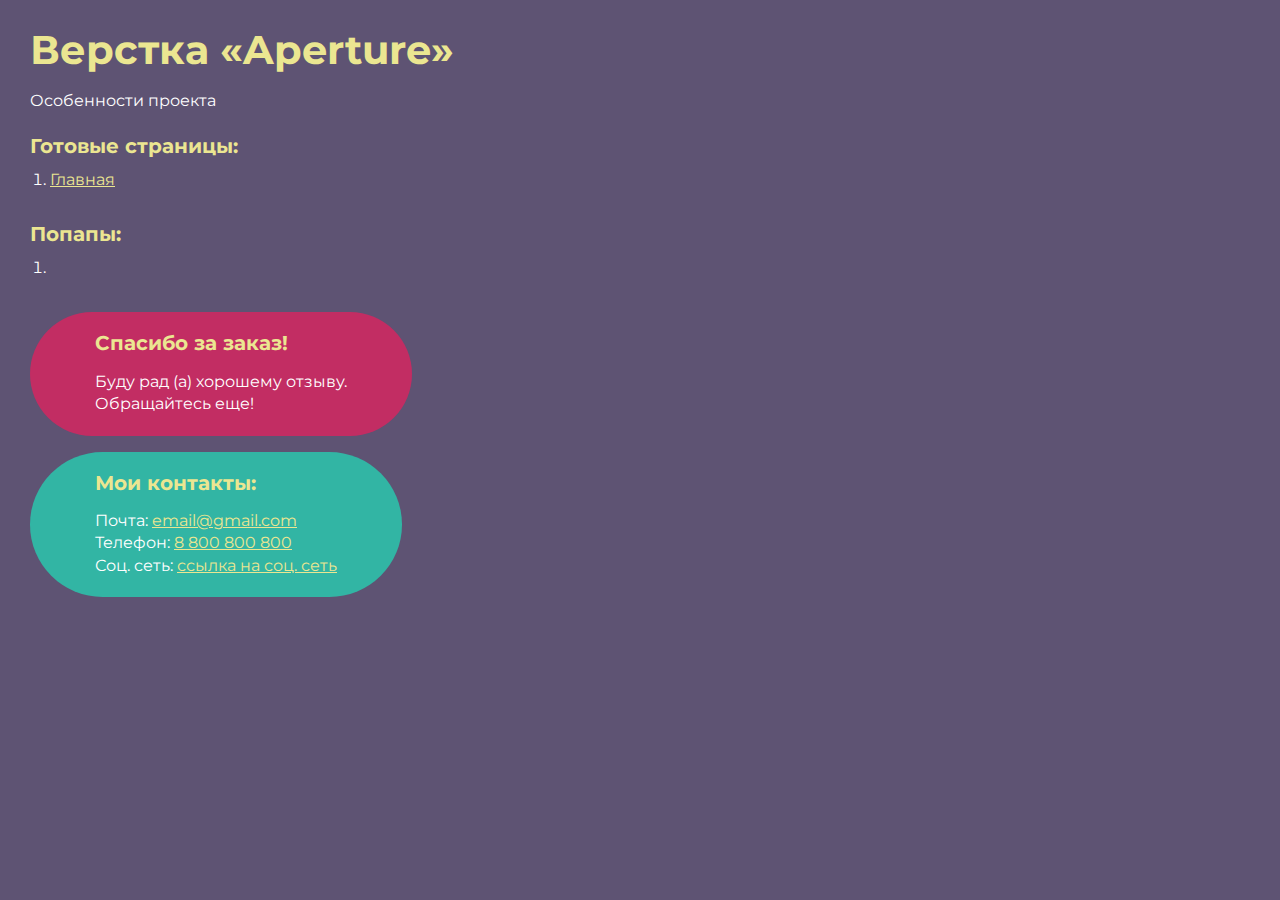
<file: index.html>
<!DOCTYPE html>
<html>

<head>
	<meta charset="UTF-8">
	<meta name="viewport" content="width=device-width, initial-scale=1.0">
	<title>Верстка «Aperture»</title>
</head>

<body>
	<div class="rootpage">
		<h1>Верстка «Aperture»</h1>
		<div class="rootpage__info">
			Особенности проекта
		</div>
		<h2>Готовые страницы:</h2>
		<ol class="rootpage__list">
			<li><a target="_blank" href="home.html">Главная</a></li>
		</ol>
		<h2>Попапы:</h2>
		<ol class="rootpage__list">
			<li><a target="_blank" href="home.html#"></a></li>
		</ol>
		<div class="rootpage__tnx">
			<h2>Спасибо за заказ!</h2>
			<p>Буду рад (а) хорошему отзыву.</p>
			<p>Обращайтесь еще!</p>
		</div>
		<div class="rootpage__contacts">
			<h2>Мои контакты:</h2>
			<p>Почта: <a href="mailto:email@gmail.com">email@gmail.com</a></p>
			<p>Телефон: <a href="tel:8800800800">8 800 800 800</a></p>
			<p>Соц. сеть: <a href="">ссылка на соц. сеть</a></p>
		</div>
	</div>
</body>
<style>
	@charset "UTF-8";
	@import url("https://fonts.googleapis.com/css?family=Montserrat:regular,700&display=swap");

	*,
	*::before,
	*::after {
		padding: 0px;
		margin: 0px;
		border: 0px;
		box-sizing: border-box;
	}

	html,
	body {
		height: 100%;
		margin: 0;
		padding: 0;
		min-width: 320px;
		width: 100%;
		color: #fff;
		background-color: #5e5373;
	}

	body {
		font-family: Montserrat;
		font-size: 100%;
		line-height: 1;
		font-size: 1rem;
	}

	a {
		text-decoration: underline;
		color: #ebe691
	}

	a:visited {
		text-decoration: underline;
		color: #aaa768;
	}

	a:hover {
		text-decoration: none;
	}

	ul li {
		list-style: none;
	}

	img {
		vertical-align: top;
	}

	.wrapper {
		width: 100%;
		min-height: 100%;
		overflow: hidden;
	}

	.rootpage {
		padding: 30px;
		display: flex;
		flex-direction: column;
		align-items: flex-start;
	}

	@media (max-width: 767px) {
		.rootpage {
			padding: 30px 15px;
		}
	}

	h1 {
		color: #ebe691;
		font-size: 2.5rem;
		margin: 0px 0px 1.25rem 0px;
	}

	@media (max-width: 767px) {
		h1 {
			font-size: 1.85rem;
			margin: 0px 0px 1.25rem 0px;
		}
	}

	h2 {
		color: #ebe691;
		font-size: 1.25rem;
		margin: 0px 0px 1rem 0px;
	}

	@media (max-width: 767px) {
		h2 {
			font-size: 1.125rem;
			margin: 0px 0px 1rem 0px;
		}
	}

	.rootpage__info {
		line-height: 140%;
		margin: 0px 0px 1.5rem 0px;
	}

	.rootpage__list {
		margin: 0px 0px 2.25rem 1.25rem;
	}

	.rootpage__list li:not(:last-child) {
		margin: 0px 0px 15px 0px;
	}

	.rootpage__contacts,
	.rootpage__tnx {
		border-radius: 200px;
		padding: 20px 65px;
		line-height: 140%;
	}

	@media (max-width: 767px) {

		.rootpage__contacts,
		.rootpage__tnx {
			border-radius: 40px;
			padding: 20px;
		}
	}

	.rootpage__contacts {
		background: #32b5a4;

	}

	.rootpage__contacts a {
		color: #ebe691;
	}

	.rootpage__tnx {
		background: #c22d63;
		margin: 0px 0px 1rem 0px;
	}
</style>

</html>
</file>
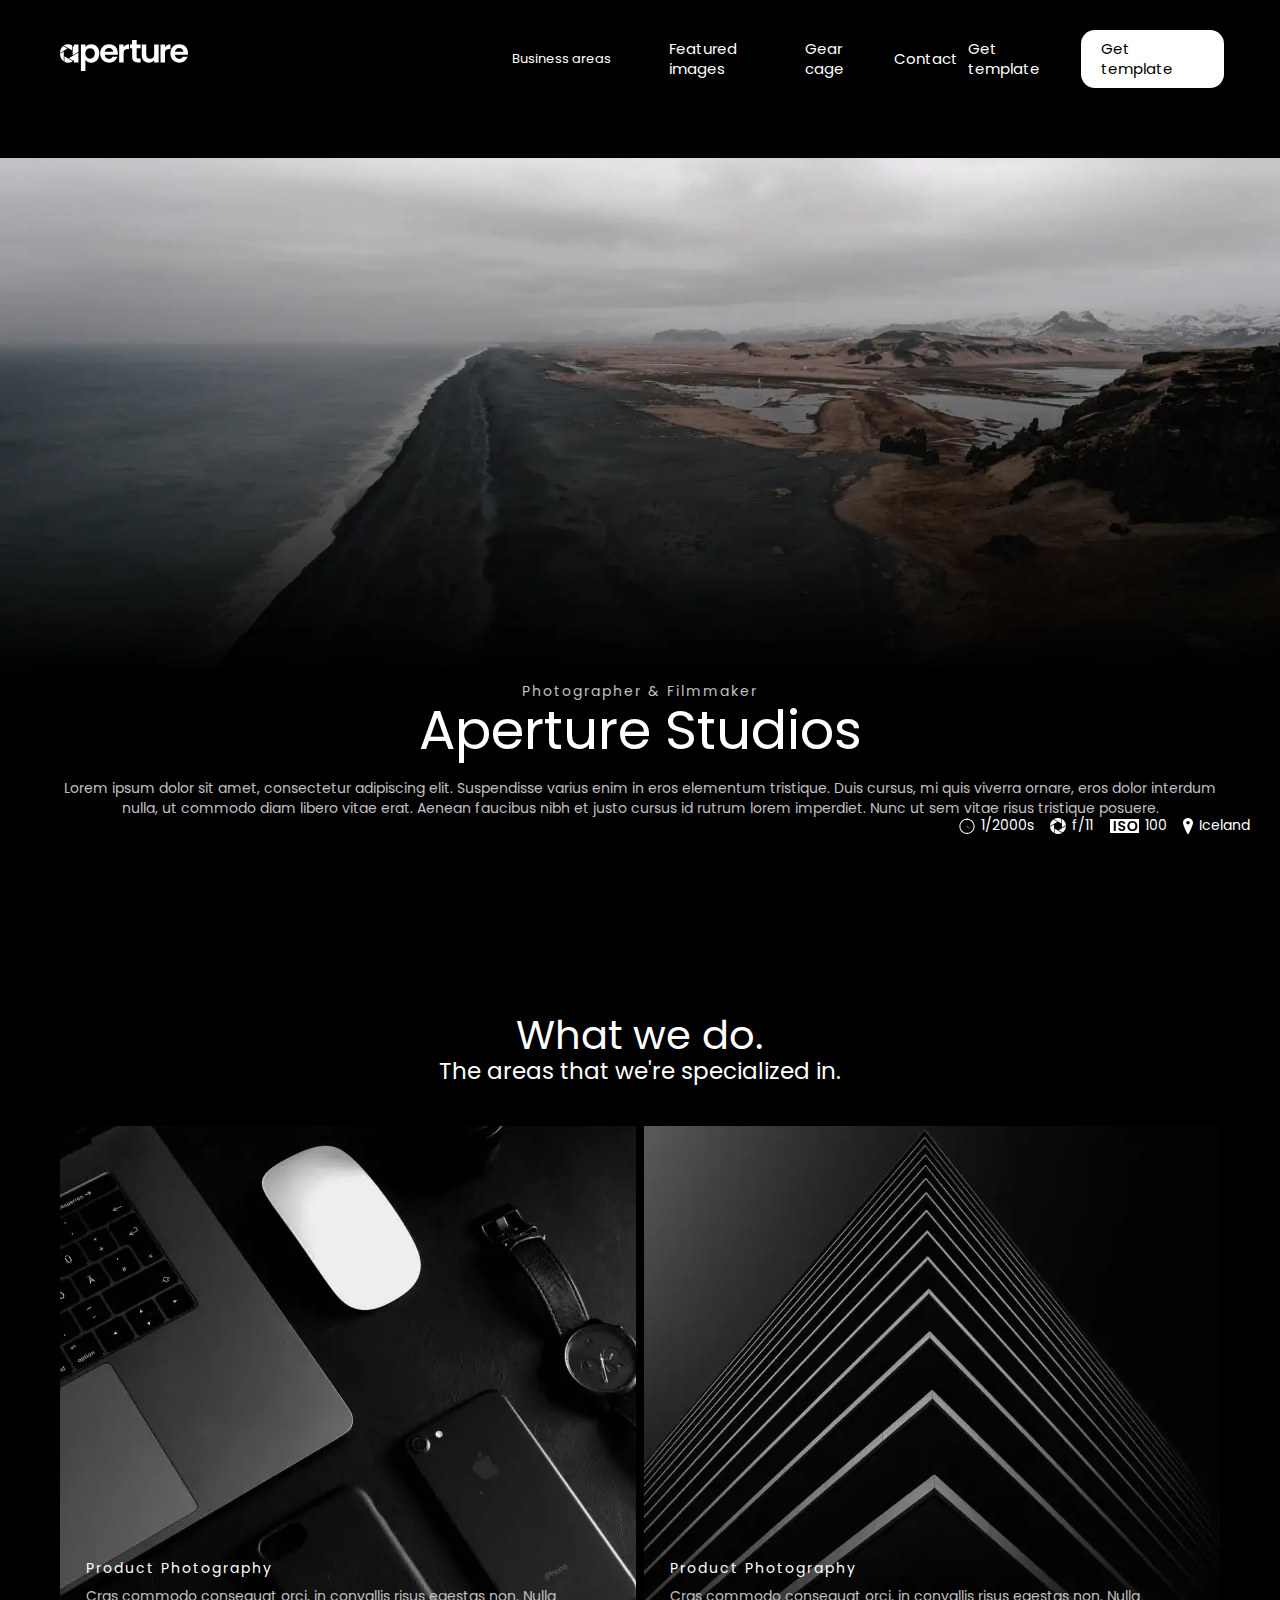
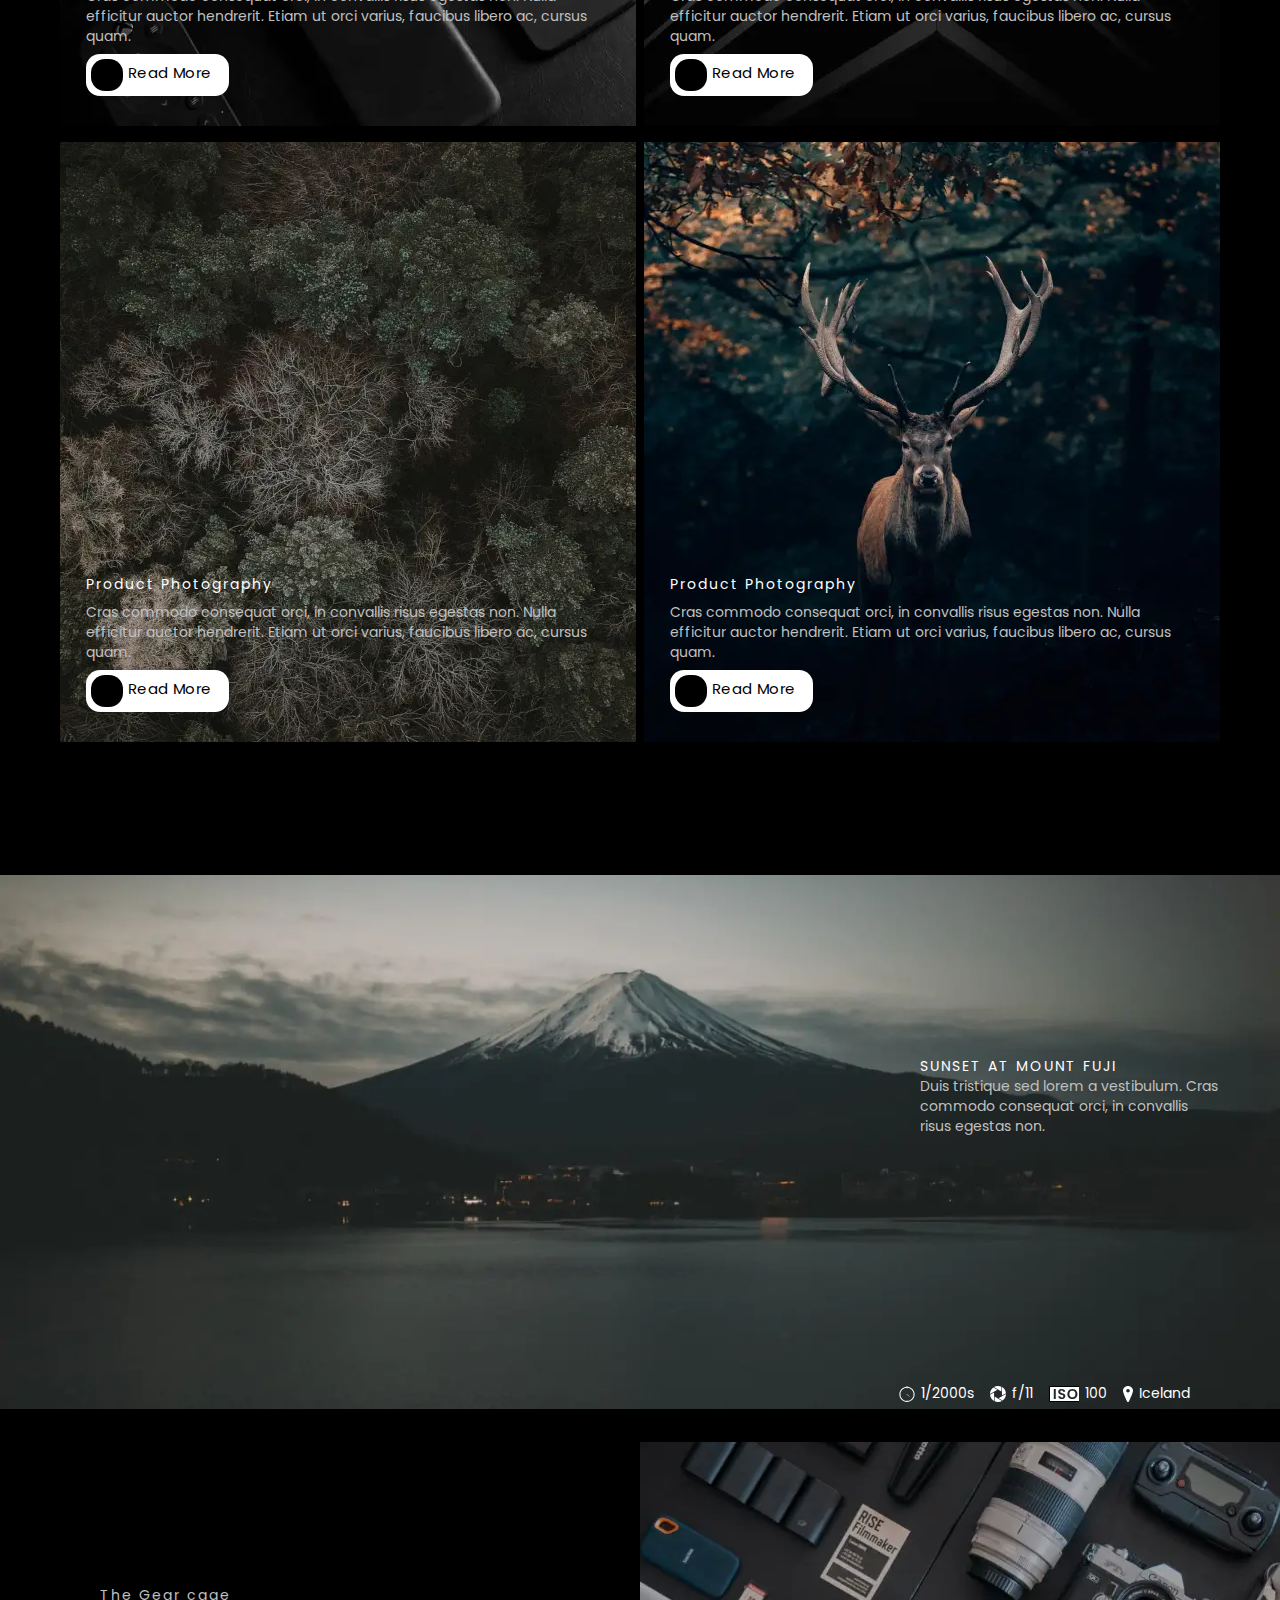
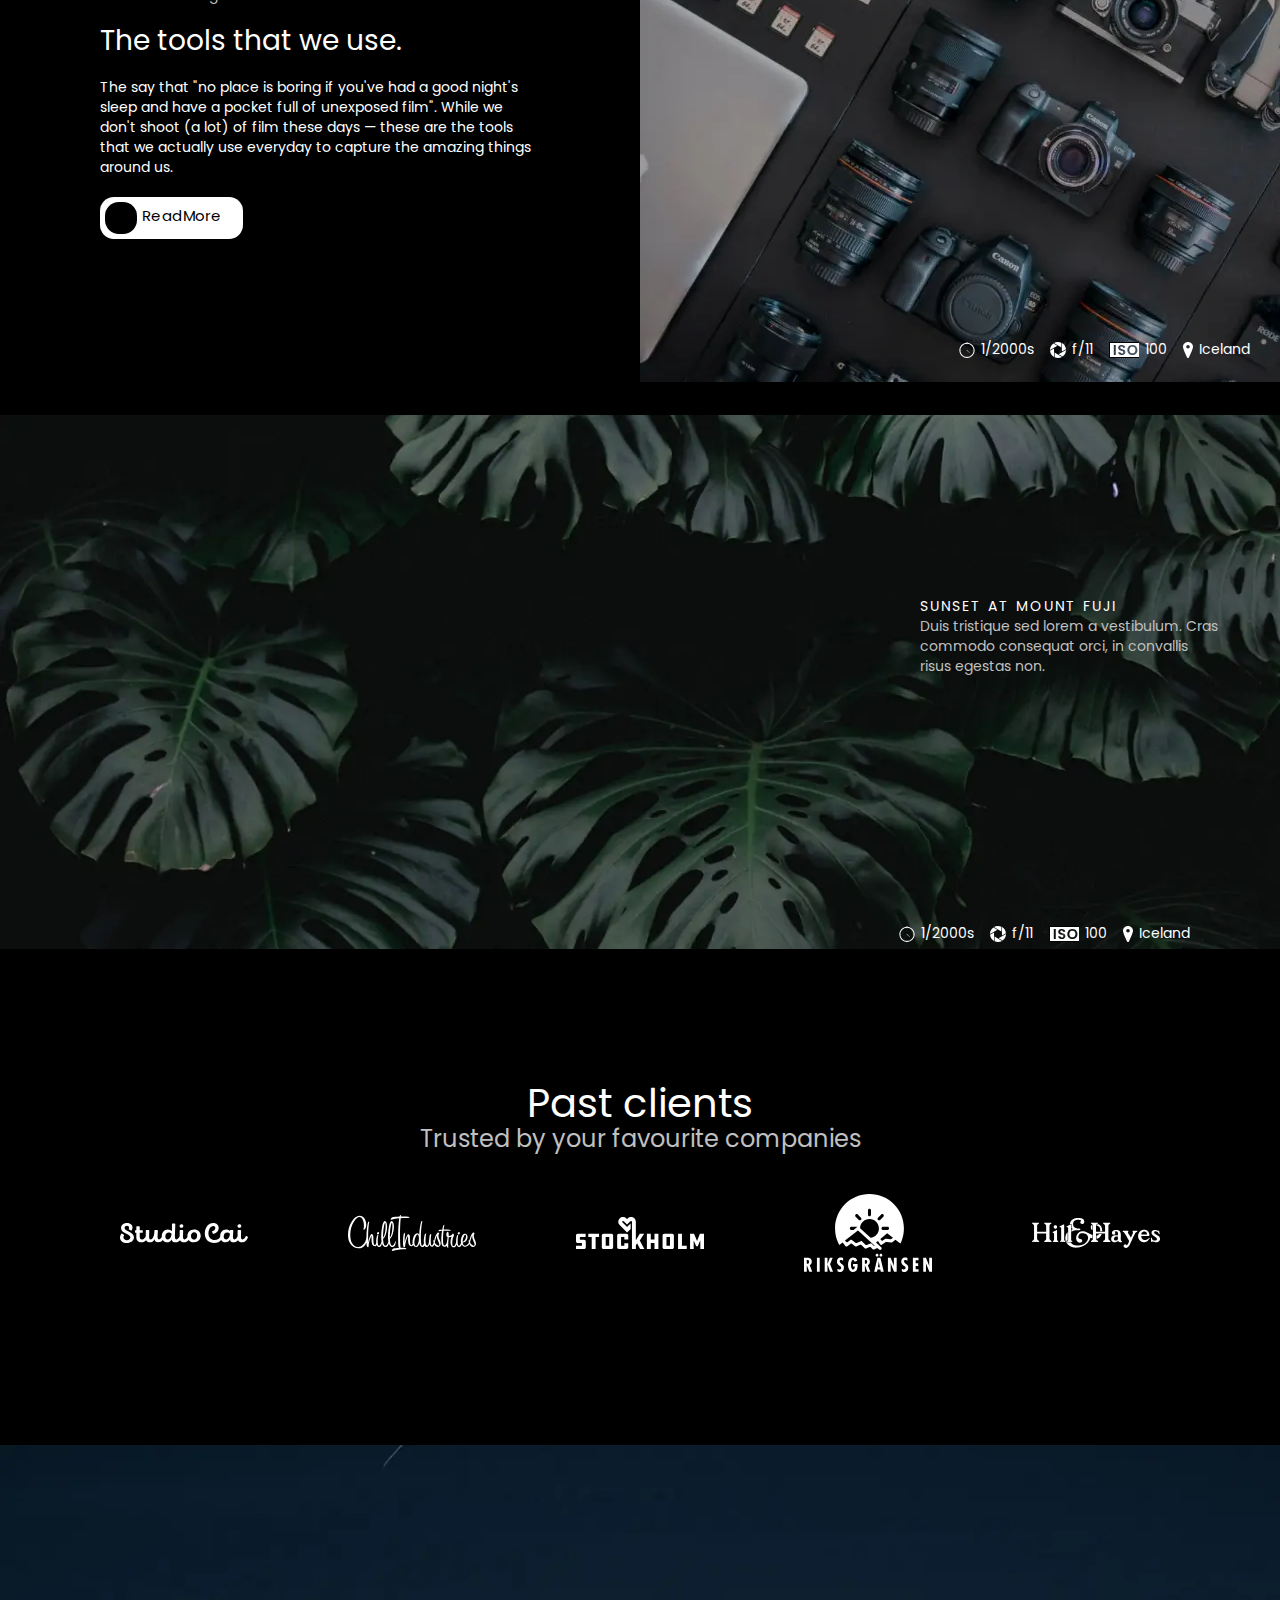
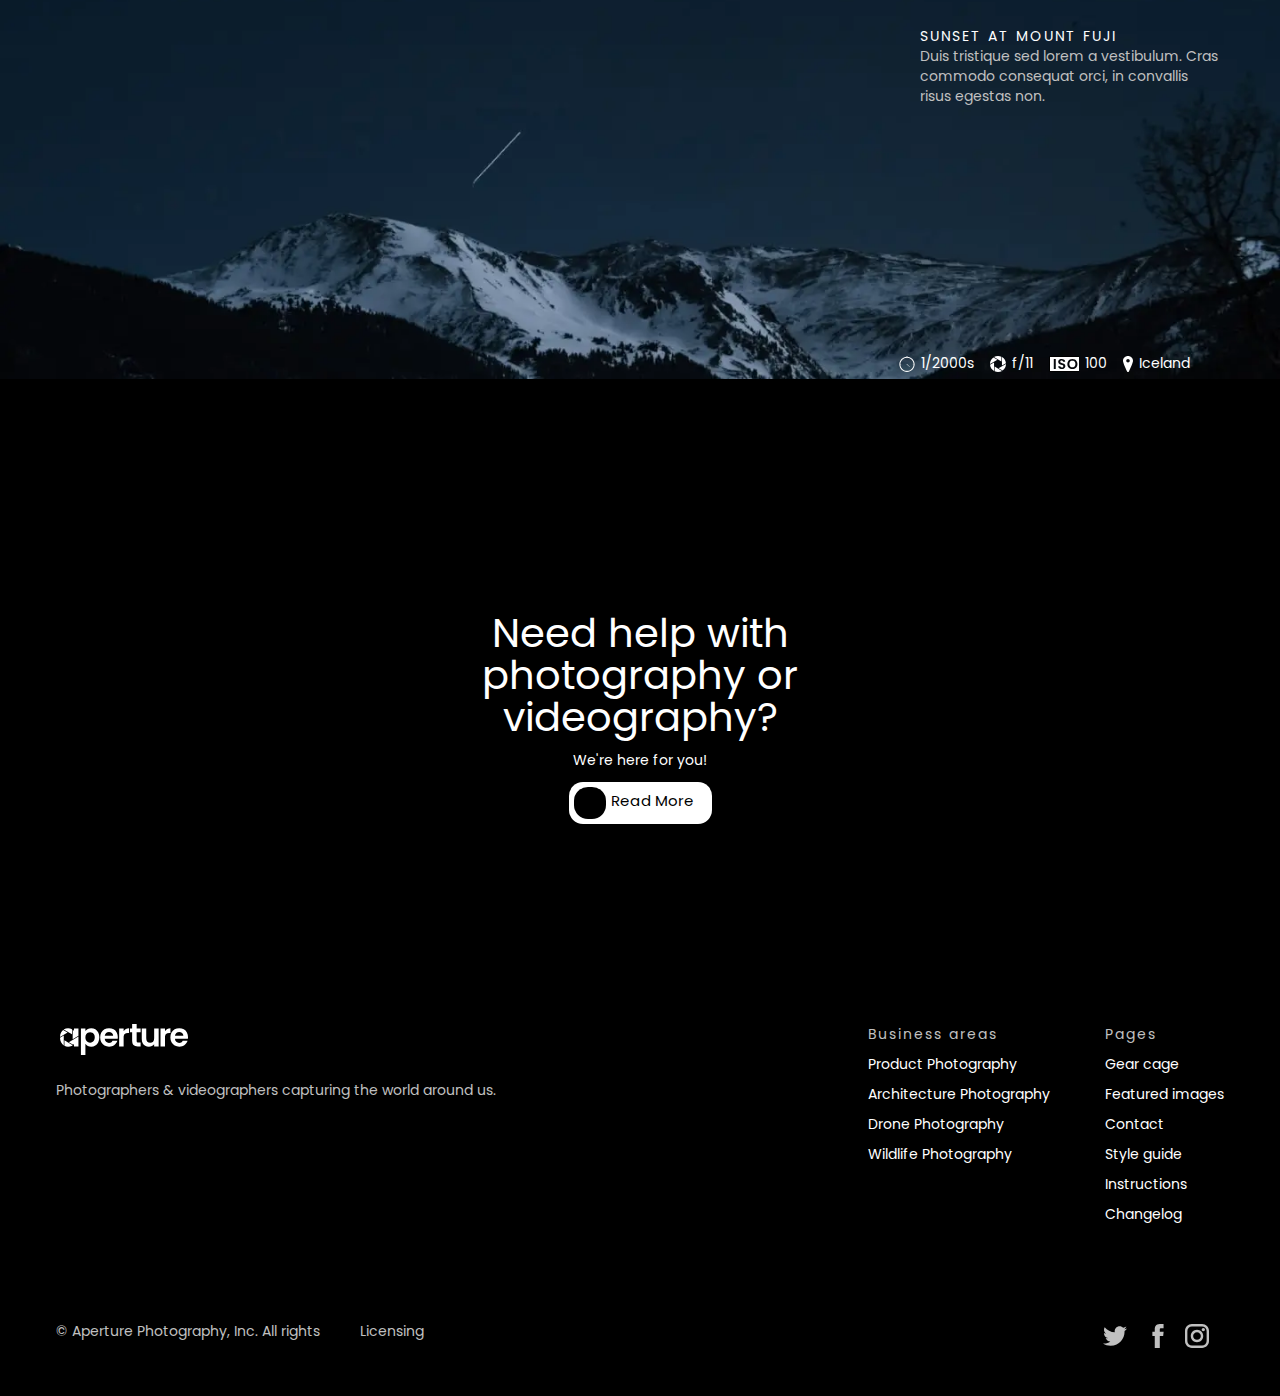
<file: home.html>
<!DOCTYPE html>
<html lang="ru">

<head>
	<title>Главная</title>
	<meta charset="UTF-8">
	<meta name="format-detection" content="telephone=no">
	<!-- <style>body{opacity: 0;}</style> -->
	<link rel="stylesheet" href="css/style.min.css?_v=20220504142151">
	<link rel="shortcut icon" href="favicon.ico">
	<!-- <meta name="robots" content="noindex, nofollow"> -->
	<meta name="viewport" content="width=device-width, initial-scale=1.0">
</head>

<body>
	<div class="wrapper">
		<header class="header">
			<div class="header__container nav-menu">
				<div class="nav-menu__wrap-logo-busnes">
					<div class="nav-menu__logo ibg"><img src="img/header/logo.svg" alt="">
					</div>
					<div class="nav-menu__busnes">Business areas</div>
				</div>
				<div class="nav-menu__wrap wrap-menu">
					<div class="wrap-menu__wrap-item">
						<div class="wrap-menu__item">Featured images</div>
					</div>
					<div class="wrap-menu__wrap-item">
						<div class="wrap-menu__item">Gear cage</div>
					</div>
					<div class="wrap-menu__wrap-item">
						<div class="wrap-menu__item">Contact</div>
					</div>
					<div class="wrap-menu__wrap-item">
						<div class="wrap-menu__item">Get template</div>
					</div>
					<div class="wrap-menu__wrap-item">
						<div class="wrap-menu__item wrap-menu__item_white">Get template</div>
					</div>
				</div>
			</div>
		</header>
		<main class="page">

			<section class="sea">
				<div class="sea__container">
					<div class="sea__block-text block-sea">
						<div class="block-sea__title-one">Photographer & Filmmaker</div>
						<div class="block-sea__title-two">Aperture Studios</div>
						<div class="block-sea__title-txt">Lorem ipsum dolor sit amet, consectetur adipiscing elit.
							Suspendisse varius enim in eros elementum tristique. Duis cursus, mi quis viverra ornare,
							eros dolor interdum nulla, ut commodo diam libero vitae erat. Aenean faucibus nibh et justo
							cursus id rutrum lorem imperdiet. Nunc ut sem vitae risus tristique posuere.</div>
					</div>

				</div>
				<div class="block-sea__marks block-marks">
					<div class="block-marks__item block-marks__item_time">1/2000s</div>
					<div class="block-marks__item block-marks__item_circle">f/11</div>
					<div class="block-marks__item block-marks__item_iso">100</div>
					<div class="block-marks__item block-marks__item_mark">Iceland</div>
				</div>
				<div class="sea__bg">
					<picture><source srcset="img/header/bgsea.webp" type="image/webp"><img class="sea__img" src="img/header/bgsea.jpg" alt=""></picture>
				</div>
			</section>
			<section class="what-we-do">
				<div class="what-we-do__container">
					<div class="what-we-do__wrap-title">
						<div class="what-we-do__title-one">What we do.</div>
						<div class="what-we-do__title-two">The areas that we're specialized in.</div>
					</div>

					<div class="what-we-do__cards cards-what-we-do">
						<div class="cards-what-we-do__card">
							<div class="cards-what-we-do__text-block">
								<div class="cards-what-we-do__title-one">Product Photography</div>
								<div class="cards-what-we-do__txt">Cras commodo consequat orci, in convallis risus
									egestas
									non. Nulla efficitur auctor hendrerit. Etiam ut orci varius, faucibus libero ac,
									cursus
									quam.</div>

								<div class="cards-what-we-do__bg-w"> <a class="cards-what-we-do__readmore" href="">Read
										More</a>
								</div>
							</div>
							<div class="cards-what-we-do__bg">
								<picture><source srcset="img/what-we-do/pic1.webp" type="image/webp"><img src="img/what-we-do/pic1.jpg" alt=""></picture>
							</div>
						</div>
						<div class="cards-what-we-do__card">
							<div class="cards-what-we-do__text-block">
								<div class="cards-what-we-do__title-one">Product Photography</div>
								<div class="cards-what-we-do__txt">Cras commodo consequat orci, in convallis risus
									egestas
									non. Nulla efficitur auctor hendrerit. Etiam ut orci varius, faucibus libero ac,
									cursus
									quam.</div>
								<div class="cards-what-we-do__bg-w"> <a class="cards-what-we-do__readmore" href="">Read
										More</a>
								</div>
							</div>
							<div class="cards-what-we-do__bg">
								<picture><source srcset="img/what-we-do/pic2.webp" type="image/webp"><img src="img/what-we-do/pic2.jpg" alt=""></picture>
							</div>
						</div>
						<div class="cards-what-we-do__card">
							<div class="cards-what-we-do__text-block">
								<div class="cards-what-we-do__title-one">Product Photography</div>
								<div class="cards-what-we-do__txt">Cras commodo consequat orci, in convallis risus
									egestas
									non. Nulla efficitur auctor hendrerit. Etiam ut orci varius, faucibus libero ac,
									cursus
									quam.</div>
								<div class="cards-what-we-do__bg-w"> <a class="cards-what-we-do__readmore" href="">Read
										More</a>
								</div>
							</div>
							<div class="cards-what-we-do__bg">
								<picture><source srcset="img/what-we-do/pic3.webp" type="image/webp"><img src="img/what-we-do/pic3.jpg" alt=""></picture>
							</div>
						</div>
						<div class="cards-what-we-do__card">
							<div class="cards-what-we-do__text-block">
								<div class="cards-what-we-do__title-one">Product Photography</div>
								<div class="cards-what-we-do__txt">Cras commodo consequat orci, in convallis risus
									egestas
									non. Nulla efficitur auctor hendrerit. Etiam ut orci varius, faucibus libero ac,
									cursus
									quam.</div>
								<div class="cards-what-we-do__bg-w"> <a class="cards-what-we-do__readmore" href="">Read
										More</a>
								</div>
							</div>
							<div class="cards-what-we-do__bg">
								<picture><source srcset="img/what-we-do/pic4.webp" type="image/webp"><img src="img/what-we-do/pic4.jpg" alt=""></picture>
							</div>
						</div>
					</div>
				</div>
			</section>
			<section class="sunset">
				<div class="text-sunset">
					<div class="text-sunset__title">Sunset at Mount Fuji</div>
					<div class="text-sunset__text">Duis tristique sed lorem a vestibulum. Cras commodo consequat
						orci, in convallis risus egestas non.</div>
				</div>
				<div class="block-sea__marks block-marks block-sea__marks_sunset">
					<div class="block-marks__item block-marks__item_time">1/2000s</div>
					<div class="block-marks__item block-marks__item_circle">f/11</div>
					<div class="block-marks__item block-marks__item_iso">100</div>
					<div class="block-marks__item block-marks__item_mark">Iceland</div>
				</div>
				<div class="sunset__bg">
					<picture><source srcset="img/sunset/sunset_bg.webp" type="image/webp"><img class="sunset__img" src="img/sunset/sunset_bg.jpg" alt=""></picture>
				</div>
			</section>
			<section class="gear">
				<div class="gear__content">
					<div class="gear__text-block text-gear">
						<div class="text-gear__wrap-text">
							<div class="text-gear__title-one">The Gear cage</div>
							<div class="text-gear__title-two">The tools that we use.</div>
							<div class="text-gear__title-text">The say that "no place is boring if you've had a good
								night's
								sleep and have a pocket full of unexposed film". While we don't shoot (a lot) of film
								these
								days — these are the tools that we actually use everyday to capture the amazing things
								around us.</div>
							<div class="cards-what-we-do__bg-w ">
								<a class="cards-what-we-do__readmore" href="">ReadMore</a>
							</div>
						</div>
					</div>
					<div class="gear__bg-block -ibg">
						<picture><source srcset="img/gear/photograph_bg.webp" type="image/webp"><img class="gear__img " src="img/gear/photograph_bg.jpg" alt=""></picture>
					</div>

				</div>
				<div class="block-sea__marks block-marks block-sea__marks_gear">
					<div class="block-marks__item block-marks__item_time">1/2000s</div>
					<div class="block-marks__item block-marks__item_circle">f/11</div>
					<div class="block-marks__item block-marks__item_iso">100</div>
					<div class="block-marks__item block-marks__item_mark">Iceland</div>
				</div>
			</section>
			<section class="sunset sunset_wood">
				<div class="text-sunset">
					<div class="text-sunset__title">Sunset at Mount Fuji</div>
					<div class="text-sunset__text">Duis tristique sed lorem a vestibulum. Cras commodo consequat
						orci, in convallis risus egestas non.</div>
				</div>
				<div class="block-sea__marks block-marks block-sea__marks_sunset">
					<div class="block-marks__item block-marks__item_time">1/2000s</div>
					<div class="block-marks__item block-marks__item_circle">f/11</div>
					<div class="block-marks__item block-marks__item_iso">100</div>
					<div class="block-marks__item block-marks__item_mark">Iceland</div>
				</div>
				<div class="sunset__bg">
					<picture><source srcset="img/wood/wood_bg.webp" type="image/webp"><img class="sunset__img" src="img/wood/wood_bg.jpg" alt=""></picture>
				</div>
			</section>
			<section class="clients">
				<div class="clients__text-block">
					<div class="clients__title-one">Past clients</div>
					<div class="clients__title-two">Trusted by your favourite companies</div>
				</div>
				<div class="clients__logos logos">
					<div class="logos__item">
						<img class="logos__img" src="img/clients/logo1.svg" alt="">
					</div>
					<div class="logos__item">
						<img class="logos__img" src="img/clients/logo2.svg" alt="">
					</div>
					<div class="logos__item">
						<img class="logos__img" src="img/clients/logo3.svg" alt="">
					</div>
					<div class="logos__item">
						<img class="logos__img" src="img/clients/logo4.svg" alt="">
					</div>
					<div class="logos__item">
						<img class="logos__img" src="img/clients/logo5.svg" alt="">
					</div>
				</div>

			</section>
			<section class="sunset sunset_mountains">
				<div class="text-sunset">
					<div class="text-sunset__title">Sunset at Mount Fuji</div>
					<div class="text-sunset__text">Duis tristique sed lorem a vestibulum. Cras commodo consequat
						orci, in convallis risus egestas non.</div>
				</div>
				<div class="block-sea__marks block-marks block-sea__marks_sunset">
					<div class="block-marks__item block-marks__item_time">1/2000s</div>
					<div class="block-marks__item block-marks__item_circle">f/11</div>
					<div class="block-marks__item block-marks__item_iso">100</div>
					<div class="block-marks__item block-marks__item_mark">Iceland</div>
				</div>
				<div class="sunset__bg">
					<picture><source srcset="img/mountains/mountains_bg.webp" type="image/webp"><img class="sunset__img" src="img/mountains/mountains_bg.jpg" alt=""></picture>
				</div>
			</section>

			<section class="need">
				<div class="need__container">
					<div class="need__text-block">
						<div class="need__title-one">Need help with photography or videography?</div>
						<div class="need__title-two">We're here for you!</div>
						<div class="cards-what-we-do__bg-w  cards-what-we-do__bg-w_need"> <a class="cards-what-we-do__readmore" href="">Read
								More</a>
						</div>
					</div>
				</div>
			</section>

			<section class="footer">
				<div class="footer__container">
					<div class="footer__menu menu-footer">
						<div class="menu-footer__left">
							<div class="nav-menu__logo ibg">
								<img src="img/header/logo.svg" alt="">
							</div>
							<div class="menu-footer__text">Photographers & videographers capturing the world around us.
							</div>
						</div>
						<div class="menu-footer__right">
							<div class="footer__areas busnes">
								<div class="busnes__title">Business areas</div>
								<div class="busnes__txt">Product Photography</div>
								<div class="busnes__txt">Architecture Photography</div>
								<div class="busnes__txt">Drone Photography</div>
								<div class="busnes__txt">Wildlife Photography</div>
							</div>
							<div class="footer__pages pages">
								<div class="pages__title">Pages</div>
								<div class="pages__txt">Gear cage</div>
								<div class="pages__txt">Featured images</div>
								<div class="pages__txt">Contact</div>
								<div class="pages__txt">Style guide</div>
								<div class="pages__txt">Instructions</div>
								<div class="pages__txt">Changelog</div>
							</div>
						</div>
					</div>
					<div class="footer-wrap-buttom">
						<div class="footer__rights rights-footer">
							<div class="rights-footer__left">© Aperture Photography, Inc. All rights</div>
							<div class="rights-footer__right">Licensing</div>
						</div>
						<div class="footer__icon icon-items">
							<div class="icon-items__item"><img src="img/footer/icon1.svg" class="icon-items__img" alt=""></div>
							<div class="icon-items__item"><img src="img/footer/icon2.svg" class="icon-items__img" alt=""></div>
							<div class="icon-items__item"><img src="img/footer/icon3.svg" class="icon-items__img" alt=""></div>
						</div>
					</div>
				</div>
			</section>


		</main>


		<footer class="footer">
			<div class="footer__container">
			</div>
		</footer>
	</div>
	<!-- 
<div id="popup" aria-hidden="true" class="popup">
	<div class="popup__wrapper">
		<div class="popup__content">
			<button data-close type="button" class="popup__close">Закрыть</button>
			<div class="popup__text">
			</div>
		</div>
	</div>
</div>
 -->

	<script src="js/app.min.js?_v=20220504142151"></script>
</body>

</html>
</file>
<file: css/style.min.css>
@charset "UTF-8";@import url(https://fonts.googleapis.com/css?family=Poppins:100,100italic,200,200italic,300,300italic,regular,italic,500,500italic,600,600italic,700,700italic,800,800italic,900,900italic);*{padding:0;margin:0;border:0}*,:after,:before{-webkit-box-sizing:border-box;box-sizing:border-box}body,html{height:100%;min-width:320px;background-color:#000}body{color:#fff;line-height:1;font-family:Poppins;font-size:.875rem;-ms-text-size-adjust:100%;-moz-text-size-adjust:100%;-webkit-text-size-adjust:100%;-webkit-font-smoothing:antialiased;-moz-osx-font-smoothing:grayscale}button,input,textarea{font-family:Poppins;font-size:inherit}button{cursor:pointer;color:inherit;background-color:inherit}a{color:inherit}a:link,a:visited{text-decoration:none}a:hover{text-decoration:none}ul li{list-style:none}img{vertical-align:top}h1,h2,h3,h4,h5,h6{font-weight:inherit;font-size:inherit}.lock body{overflow:hidden;-ms-touch-action:none;touch-action:none}.wrapper{min-height:100%;display:-webkit-box;display:-ms-flexbox;display:flex;-webkit-box-orient:vertical;-webkit-box-direction:normal;-ms-flex-direction:column;flex-direction:column;overflow:hidden}.wrapper>main{-webkit-box-flex:1;-ms-flex:1 1 auto;flex:1 1 auto}.wrapper>*{min-width:0}[class*=__container]{max-width:73rem;-webkit-box-sizing:content-box;box-sizing:content-box;margin:0 auto;padding:0 .9375rem}[class*=-ibg]{position:relative}[class*=-ibg] img{position:absolute;width:100%;height:100%;top:0;left:0;-o-object-fit:cover;object-fit:cover}[class*=-ibg_contain] img{-o-object-fit:contain;object-fit:contain}.icon-menu{display:none}.header{color:#fff;background-color:#000}.header__container{padding-top:30px;padding-bottom:30px}.nav-menu{display:-webkit-box;display:-ms-flexbox;display:flex}.nav-menu__wrap-logo-busnes{-webkit-box-align:center;-ms-flex-align:center;align-items:center;display:-webkit-box;display:-ms-flexbox;display:flex;-webkit-box-pack:justify;-ms-flex-pack:justify;justify-content:space-between;-webkit-box-flex:0;-ms-flex:0 1 50%;flex:0 1 50%}.nav-menu__busnes{font-family:Poppins;font-size:13px;font-weight:400;line-height:20px;letter-spacing:0;text-align:left}.nav-menu__wrap{margin-left:58px}.wrap-menu{-webkit-box-flex:0;-ms-flex:0 1 50%;flex:0 1 50%;display:-webkit-box;display:-ms-flexbox;display:flex;-webkit-box-pack:justify;-ms-flex-pack:justify;justify-content:space-between;-webkit-box-align:center;-ms-flex-align:center;align-items:center;gap:10px}.wrap-menu__item{cursor:pointer;font-family:Poppins;font-size:15px;font-weight:400;line-height:20px;letter-spacing:0;text-align:left}.wrap-menu__item_white{padding:9px 20px;background-color:#fff;-webkit-box-shadow:0 4px 4px rgba(0,0,0,.25);box-shadow:0 4px 4px rgba(0,0,0,.25);border-radius:14px;color:#000;display:-webkit-box;display:-ms-flexbox;display:flex}.wrap-menu__wrap-item:hover>div{-webkit-transform:rotate(360deg);-ms-transform:rotate(360deg);transform:rotate(360deg);-webkit-backface-visibility:visible;backface-visibility:visible;-webkit-transition-property:all;-o-transition-property:all;transition-property:all;-webkit-transition-duration:.5s;-o-transition-duration:.5s;transition-duration:.5s;-webkit-transition-delay:0s;-o-transition-delay:0s;transition-delay:0s;-webkit-transition-timing-function:cubic-bezier(.68,-.55,.265,1.55);-o-transition-timing-function:cubic-bezier(.68,-.55,.265,1.55);transition-timing-function:cubic-bezier(.68,-.55,.265,1.55);color:red;text-shadow:#00f 1px 0 10px}.sea{overflow:hidden;position:relative;height:716px;display:-webkit-box;display:-ms-flexbox;display:flex;-webkit-box-orient:vertical;-webkit-box-direction:normal;-ms-flex-direction:column;flex-direction:column;margin-bottom:180px;position:relative}.sea__bg{position:absolute;width:100%;height:100%;top:0;left:0;display:-webkit-box;display:-ms-flexbox;display:flex;-webkit-box-pack:center;-ms-flex-pack:center;justify-content:center;-webkit-box-align:center;-ms-flex-align:center;align-items:center}.sea__container{height:100%;-webkit-box-pack:end;-ms-flex-pack:end;justify-content:flex-end;display:-webkit-box;display:-ms-flexbox;display:flex}.sea__block-text{display:-webkit-box;display:-ms-flexbox;display:flex;-webkit-box-pack:end;-ms-flex-pack:end;justify-content:flex-end;color:#fff;-webkit-box-align:end;-ms-flex-align:end;align-items:flex-end}.sea__img{width:100%}.sea__img{height:100%}.block-sea{display:-webkit-box;display:-ms-flexbox;display:flex;-webkit-box-orient:vertical;-webkit-box-direction:normal;-ms-flex-direction:column;flex-direction:column;-webkit-box-align:center;-ms-flex-align:center;align-items:center;text-align:center;z-index:2}.block-sea__title-one{font-family:Poppins;font-size:14px;font-weight:400;line-height:20px;letter-spacing:2px;text-align:center;color:silver}.block-sea__title-two{font-size:54px;font-weight:400;line-height:59px;letter-spacing:0;text-align:center;margin-bottom:18px}.block-sea__title-txt{font-size:14px;font-weight:400;line-height:20px;letter-spacing:0;text-align:center;color:silver}.block-sea__marks{z-index:2;display:-webkit-box;display:-ms-flexbox;display:flex;-webkit-box-align:end;-ms-flex-align:end;align-items:flex-end}.block-sea__marks_gear{margin-top:-40px}.block-sea__marks_sunset{margin-bottom:40px}.block-marks{-webkit-box-pack:end;-ms-flex-pack:end;justify-content:flex-end;-webkit-box-align:center;-ms-flex-align:center;align-items:center;padding-right:30px;padding-left:40px;gap:16px;color:#fff}.block-marks__item{position:relative;display:-webkit-box;display:-ms-flexbox;display:flex;gap:6px}.block-marks__item_time::before{content:"";background:url(../img/header/clock.svg) 0 0 no-repeat;width:16px;height:16px;display:inline-block}.block-marks__item_circle::before{content:"";background:url(../img/header/circle.svg) 0 0 no-repeat;width:16px;height:16px;display:inline-block}.block-marks__item_iso::before{content:"";background:url(../img/header/iso.svg) 0 0 no-repeat;width:30px;height:16px;display:inline-block}.block-marks__item_mark::before{content:"";background:url(../img/header/mark.svg) 0 0 no-repeat;width:10px;height:16px;display:inline-block}.what-we-do{display:-webkit-box;display:-ms-flexbox;display:flex;position:relative;-webkit-box-orient:vertical;-webkit-box-direction:normal;-ms-flex-direction:column;flex-direction:column;background-color:#000}.what-we-do__container{display:-webkit-box;display:-ms-flexbox;display:flex;-webkit-box-orient:vertical;-webkit-box-direction:normal;-ms-flex-direction:column;flex-direction:column}.what-we-do__wrap-title{-webkit-box-align:center;-ms-flex-align:center;align-items:center;display:-webkit-box;display:-ms-flexbox;display:flex;-webkit-box-orient:vertical;-webkit-box-direction:normal;-ms-flex-direction:column;flex-direction:column;margin-bottom:40px}.what-we-do__title-one{font-size:40px;font-weight:400;line-height:42px;letter-spacing:0;text-align:center}.what-we-do__title-two{font-size:23px;font-weight:400;line-height:30px;letter-spacing:0;text-align:center}.what-we-do__cards{margin-bottom:100px}.cards-what-we-do{-ms-flex-wrap:wrap;flex-wrap:wrap;display:-webkit-box;display:-ms-flexbox;display:flex;row-gap:16px;overflow:hidden;position:relative}.cards-what-we-do__card{overflow:hidden;display:-webkit-box;display:-ms-flexbox;display:flex;height:600px;-webkit-box-flex:0;-ms-flex:0 1 50%;flex:0 1 50%;position:relative;-webkit-box-align:end;-ms-flex-align:end;align-items:flex-end;-webkit-box-pack:end;-ms-flex-pack:end;justify-content:flex-end}.cards-what-we-do__bg-w{display:block;padding:9px 10px 13px 42px;color:#000;background-color:#fff;width:143px;border-radius:14px;position:relative;-webkit-transition:.5s;-o-transition:.5s;transition:.5s;cursor:pointer}.cards-what-we-do__bg-w::before{position:absolute;content:"";width:32px;height:32px;background-color:#000;left:5px;top:5px;border-radius:14px}.cards-what-we-do__title-one{font-size:14px;font-weight:400;line-height:20px;letter-spacing:2px;text-align:left}.cards-what-we-do__txt{color:silver;font-size:14px;font-weight:400;line-height:20px;letter-spacing:0;text-align:left}.cards-what-we-do__readmore{font-size:15px;font-weight:400;line-height:20px;letter-spacing:.400000006px;text-align:left}.cards-what-we-do__bg{position:absolute;width:100%;height:100%;top:0;left:0;display:-webkit-box;display:-ms-flexbox;display:flex;-webkit-box-pack:center;-ms-flex-pack:center;justify-content:center;-webkit-box-align:center;-ms-flex-align:center;align-items:center}.cards-what-we-do__text-block{display:-webkit-box;display:-ms-flexbox;display:flex;-webkit-box-orient:vertical;-webkit-box-direction:normal;-ms-flex-direction:column;flex-direction:column;position:relative;z-index:25;padding:0 30px;padding-bottom:30px;row-gap:8px}.sunset{overflow:hidden;display:-webkit-box;display:-ms-flexbox;display:flex;-webkit-box-orient:vertical;-webkit-box-direction:normal;-ms-flex-direction:column;flex-direction:column;-webkit-box-align:end;-ms-flex-align:end;align-items:flex-end;-webkit-box-pack:end;-ms-flex-pack:end;justify-content:flex-end;padding-right:60px;overflow:hidden;position:relative;height:600px}.sunset__img{width:100%;height:100%}.sunset__container{height:100%}.sunset__bg{z-index:-2;position:absolute;width:100%;height:100%;top:0;left:0;display:-webkit-box;display:-ms-flexbox;display:flex;-webkit-box-pack:center;-ms-flex-pack:center;justify-content:center;-webkit-box-align:center;-ms-flex-align:center;align-items:center}.sunset__bgimg{width:100%}.text-sunset{-webkit-box-flex:0;-ms-flex:0 1 330px;flex:0 1 330px;width:300px;gap:10px}.text-sunset__title{font-size:14px;font-weight:400;line-height:20px;letter-spacing:2px;text-align:left;text-transform:uppercase}.text-sunset__text{font-size:14px;font-weight:400;line-height:20px;letter-spacing:0;text-align:left;color:silver}.gear{height:540px}.gear__content{display:-webkit-box;display:-ms-flexbox;display:flex;height:100%}.gear__text-block{-webkit-box-flex:0;-ms-flex:0 1 50%;flex:0 1 50%}.gear__bg-block{-webkit-box-flex:0;-ms-flex:0 1 50%;flex:0 1 50%}.gear__img{width:100%}.text-gear{display:-webkit-box;display:-ms-flexbox;display:flex;-webkit-box-orient:vertical;-webkit-box-direction:normal;-ms-flex-direction:column;flex-direction:column;-webkit-box-pack:center;-ms-flex-pack:center;justify-content:center;gap:30px}.text-gear__wrap-text{display:-webkit-box;display:-ms-flexbox;display:flex;-webkit-box-orient:vertical;-webkit-box-direction:normal;-ms-flex-direction:column;flex-direction:column;gap:20px;padding-left:100px;padding-right:106px}.text-gear__title-one{color:silver;font-size:14px;font-weight:400;line-height:20px;letter-spacing:2px;text-align:left}.text-gear__title-two{font-size:28px;font-weight:400;line-height:32px;letter-spacing:0;text-align:left}.text-gear__title-text{font-size:14px;font-weight:400;line-height:20px;letter-spacing:0;text-align:left}.text-gear__readmore{font-size:15px;font-weight:400;line-height:20px;letter-spacing:.400000006px;text-align:left}.clients{display:-webkit-box;display:-ms-flexbox;display:flex;-webkit-box-orient:vertical;-webkit-box-direction:normal;-ms-flex-direction:column;flex-direction:column;-webkit-box-align:center;-ms-flex-align:center;align-items:center}.clients__text-block{display:-webkit-box;display:-ms-flexbox;display:flex;-webkit-box-orient:vertical;-webkit-box-direction:normal;-ms-flex-direction:column;flex-direction:column;margin-top:100px;margin-bottom:40px}.clients__title-one{font-size:40px;font-weight:400;line-height:42px;letter-spacing:0;text-align:center}.clients__title-two{font-size:24px;font-weight:400;line-height:30px;letter-spacing:0;text-align:center;color:silver}.clients__logos{margin-bottom:140px}.logos{display:-webkit-box;display:-ms-flexbox;display:flex;-webkit-box-align:center;-ms-flex-align:center;align-items:center;gap:100px}.cards-what-we-do__bg-w__bg-w_need{text-align:center}.sunset_mountains{margin-bottom:200px}.need__container{display:-webkit-box;display:-ms-flexbox;display:flex;-webkit-box-orient:vertical;-webkit-box-direction:normal;-ms-flex-direction:column;flex-direction:column;-webkit-box-align:center;-ms-flex-align:center;align-items:center;margin-bottom:200px}.need__text-block{display:-webkit-box;display:-ms-flexbox;display:flex;-webkit-box-orient:vertical;-webkit-box-direction:normal;-ms-flex-direction:column;flex-direction:column;gap:15px;-webkit-box-align:center;-ms-flex-align:center;align-items:center}.need__title-one{font-size:40px;font-weight:400;line-height:42px;letter-spacing:0;text-align:center;max-width:571px}.need__title-two{text-align:center}.footer__menu{margin-bottom:100px}.footer__rights{display:-webkit-box;display:-ms-flexbox;display:flex}.footer__icon{-webkit-box-flex:0;-ms-flex:0 1 50%;flex:0 1 50%;padding-right:15px}.menu-footer{display:-webkit-box;display:-ms-flexbox;display:flex}.menu-footer__left{display:-webkit-box;display:-ms-flexbox;display:flex;-webkit-box-orient:vertical;-webkit-box-direction:normal;-ms-flex-direction:column;flex-direction:column;-webkit-box-flex:0;-ms-flex:0 1 50%;flex:0 1 50%;gap:20px}.menu-footer__text{color:silver}.menu-footer__right{display:-webkit-box;display:-ms-flexbox;display:flex;-webkit-box-flex:0;-ms-flex:0 1 50%;flex:0 1 50%;-webkit-box-pack:end;-ms-flex-pack:end;justify-content:flex-end;gap:55px}.busnes{display:-webkit-box;display:-ms-flexbox;display:flex;-webkit-box-orient:vertical;-webkit-box-direction:normal;-ms-flex-direction:column;flex-direction:column;gap:10px}.busnes__title{font-size:14px;font-weight:400;line-height:20px;letter-spacing:2px;text-align:left;color:silver}.busnes__txt{font-size:14px;font-weight:400;line-height:20px;letter-spacing:0;text-align:left}.pages{display:-webkit-box;display:-ms-flexbox;display:flex;-webkit-box-orient:vertical;-webkit-box-direction:normal;-ms-flex-direction:column;flex-direction:column;gap:10px}.pages__title{font-size:14px;font-weight:400;line-height:20px;letter-spacing:2px;text-align:left;color:silver}.pages__txt{font-size:14px;font-weight:400;line-height:20px;letter-spacing:0;text-align:left}.footer-wrap-buttom{color:silver;display:-webkit-box;display:-ms-flexbox;display:flex;gap:30px;margin-bottom:40px}.rights-footer{gap:40px;-webkit-box-flex:0;-ms-flex:0 1 50%;flex:0 1 50%}.rights-footer__left{-webkit-box-flex:0;-ms-flex:0 1 50%;flex:0 1 50%}.rights-footer__right{-webkit-box-flex:0;-ms-flex:0 1 50%;flex:0 1 50%}.icon-items{display:-webkit-box;display:-ms-flexbox;display:flex;-webkit-box-pack:end;-ms-flex-pack:end;justify-content:flex-end;gap:15px}.icon-items__item{cursor:pointer}@media (min-width:74.875em){.wrap-menu__item{font-size:.9375rem}}@media (max-width:20em){.wrap-menu__item{font-size:.625rem}}@media (max-width:61.99875em){.nav-menu{-webkit-box-orient:vertical;-webkit-box-direction:normal;-ms-flex-direction:column;flex-direction:column}.nav-menu__wrap{margin-left:0}.wrap-menu{-webkit-box-orient:vertical;-webkit-box-direction:normal;-ms-flex-direction:column;flex-direction:column}.sea__block-text{margin-bottom:15px}.gear__text-block{-webkit-box-flex:0;-ms-flex:0 1 100%;flex:0 1 100%}.gear__bg-block{display:none}}@media (max-width:47.99875em){.icon-menu{display:block;position:relative;width:30px;height:18px;cursor:pointer;z-index:5}.icon-menu span,.icon-menu::after,.icon-menu::before{content:"";-webkit-transition:all .3s ease 0s;-o-transition:all .3s ease 0s;transition:all .3s ease 0s;left:0;position:absolute;width:100%;height:2px;background-color:#000}.icon-menu::before{top:0}.icon-menu::after{bottom:0}.icon-menu span{top:calc(50% - 1px)}.menu-open .icon-menu span{-webkit-transform:scale(0);-ms-transform:scale(0);transform:scale(0)}.menu-open .icon-menu::before{-webkit-transform:rotate(-45deg);-ms-transform:rotate(-45deg);transform:rotate(-45deg);top:calc(50% - 1px)}.menu-open .icon-menu::after{-webkit-transform:rotate(45deg);-ms-transform:rotate(45deg);transform:rotate(45deg);bottom:calc(50% - 1px)}.sea{-webkit-box-align:center;-ms-flex-align:center;align-items:center}.cards-what-we-do{-webkit-box-orient:vertical;-webkit-box-direction:normal;-ms-flex-direction:column;flex-direction:column}.cards-what-we-do__bg{opacity:.5}.cards-what-we-do__text-block{-webkit-box-align:center;-ms-flex-align:center;align-items:center}.sunset{padding-right:0}.sunset{-webkit-box-align:center;-ms-flex-align:center;align-items:center}.text-gear__wrap-text{padding:0 15px}.logos{-ms-flex-wrap:wrap;flex-wrap:wrap;-webkit-box-flex:1;-ms-flex:1 1 25%;flex:1 1 25%;gap:20px;-webkit-box-pack:center;-ms-flex-pack:center;justify-content:center}.menu-footer{-webkit-box-align:center;-ms-flex-align:center;align-items:center}.menu-footer{-webkit-box-orient:vertical;-webkit-box-direction:normal;-ms-flex-direction:column;flex-direction:column}.menu-footer__left{-webkit-box-align:center;-ms-flex-align:center;align-items:center;margin-bottom:30px}.menu-footer__text{text-align:center}.menu-footer__right{-webkit-box-orient:vertical;-webkit-box-direction:normal;-ms-flex-direction:column;flex-direction:column}.footer-wrap-buttom{-webkit-box-orient:vertical;-webkit-box-direction:normal;-ms-flex-direction:column;flex-direction:column}.icon-items{-webkit-box-pack:center;-ms-flex-pack:center;justify-content:center}}@media (min-width:20em) and (max-width:74.875em){.wrap-menu__item{font-size:clamp(.625rem ,.5111047836rem + .569476082vw ,.9375rem)}}@media (min-width:43.75em) and (max-width:68.75em){.logos{gap:clamp(.625rem ,-9.21875rem + 22.5vw ,6.25rem)}}
</file>
